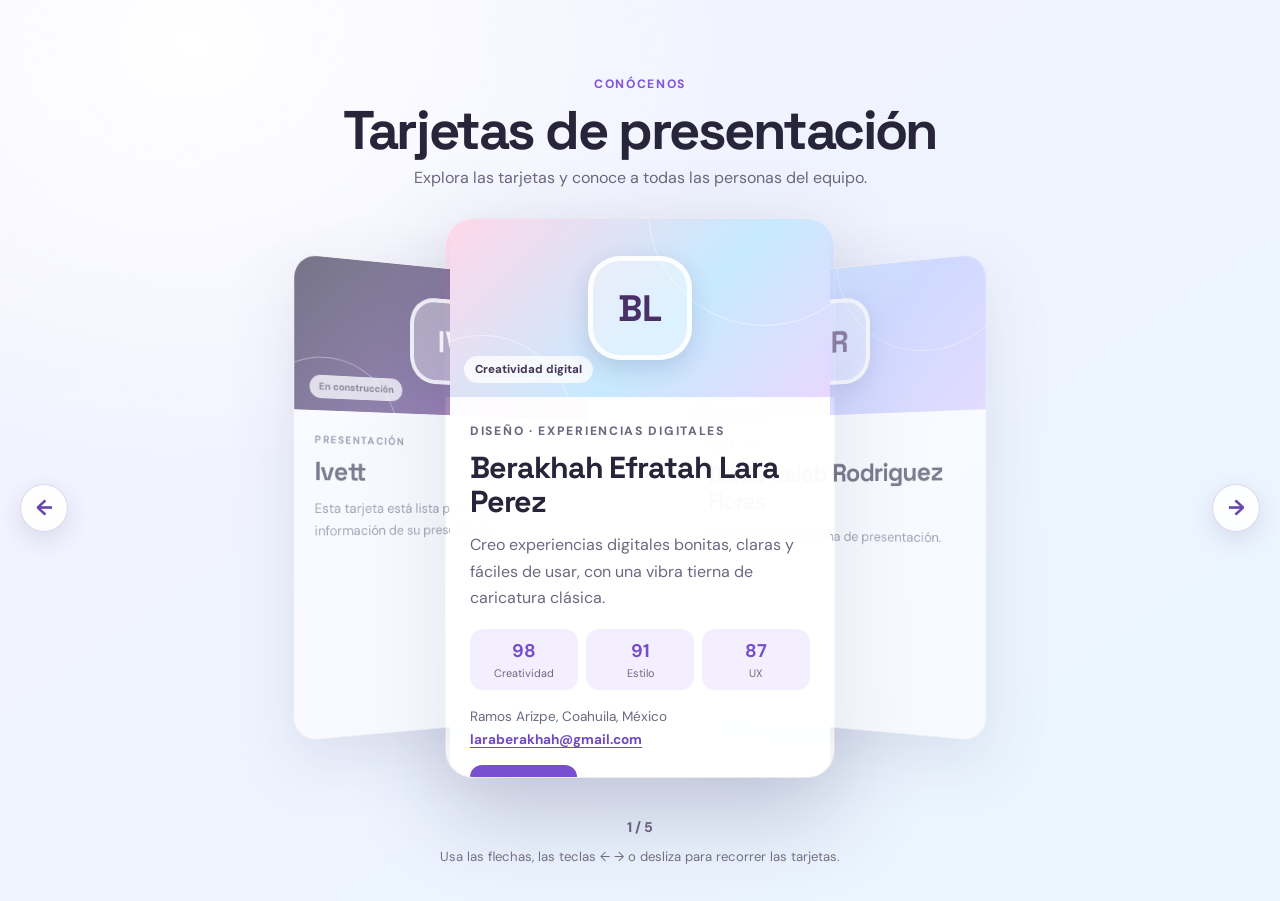
<file: index.html>
<!doctype html>
<html lang="es">
<head>
  <meta charset="utf-8">
  <meta name="viewport" content="width=device-width, initial-scale=1">
  <meta name="description" content="Carrusel de tarjetas de presentación.">
  <title>Presentaciones</title>
  <link rel="stylesheet" href="styles.css">
</head>
<body>
  <main class="gallery">
    <header class="gallery__heading">
      <p class="eyebrow">Conócenos</p>
      <h1>Tarjetas de presentación</h1>
      <p>Explora las tarjetas y conoce a todas las personas del equipo.</p>
    </header>

    <div class="carousel-stage">
      <button class="carousel-button carousel-button--side carousel-button--previous" type="button" data-direction="previous" aria-label="Tarjeta anterior">←</button>
      <section class="carousel" aria-label="Carrusel de tarjetas de presentación">
      <article class="person-card person-card--berakhah" aria-labelledby="berakhah-name">
        <div class="card-art card-art--pastel"><span class="avatar">BL</span><span class="card-tag">Creatividad digital</span></div>
        <div class="card-content">
          <p class="eyebrow">Diseño · Experiencias digitales</p>
          <h2 id="berakhah-name">Berakhah Efratah Lara Perez</h2>
          <p>Creo experiencias digitales bonitas, claras y fáciles de usar, con una vibra tierna de caricatura clásica.</p>
          <div class="stats" aria-label="Habilidades"><span><b>98</b> Creatividad</span><span><b>91</b> Estilo</span><span><b>87</b> UX</span></div>
          <p class="contact">Ramos Arizpe, Coahuila, México<br><a href="mailto:laraberakhah@gmail.com">laraberakhah@gmail.com</a></p>
          <a class="card-link" href="mailto:laraberakhah@gmail.com">Contactar</a>
        </div>
      </article>

      <article class="person-card person-card--dante" aria-labelledby="dante-name">
        <div class="card-art card-art--blue"><span class="initials">DR</span><span class="card-tag">Presentación</span></div>
        <div class="card-content">
          <p class="eyebrow">Hola, soy</p>
          <h2 id="dante-name">Dante Kaleb Rodriguez Flores</h2>
          <p>Bienvenido a esta página de presentación.</p>
        </div>
      </article>

      <article class="person-card person-card--asiel" aria-labelledby="asiel-name">
        <div class="card-art card-art--lavender"><span class="initials">JG</span><span class="card-tag">Vocación</span></div>
        <div class="card-content">
          <p class="eyebrow">Carta de presentación</p>
          <h2 id="asiel-name">Joseph Asiel García Guerrero</h2>
          <p>Vocación: <strong>Programación</strong></p>
        </div>
      </article>

      <article class="person-card person-card--alexis" aria-labelledby="alexis-name">
        <div class="card-art card-art--music"><span class="record" aria-hidden="true">EL<br>MAI</span><span class="card-tag">Música y buenos momentos</span></div>
        <div class="card-content">
          <p class="eyebrow">Conoce a</p>
          <h2 id="alexis-name">Alexis López</h2>
          <p class="nickname">“El mai”, o como me guste nombrarme.</p>
          <p>Tengo muchos pasatiempos y cada día aprendo un poquito más del mundo. Eso me ha ayudado a madurar.</p>
          <h3>Lo que me hace feliz</h3>
          <ul class="likes"><li>Cocinar y probar todo lo que sale</li><li>Comer sin culpa</li><li>Escuchar música a todo volumen</li><li>Dormir, un deporte de alto rendimiento</li></ul>
          <p class="contact">Estas son algunas de mis rolas favoritas:</p>
          <ul class="songs"><li><a href="https://www.youtube.com/watch?v=tZ0imk1r4V4" target="_blank" rel="noopener noreferrer">La Despedida — Grupo Pegasso</a></li><li><a href="https://www.youtube.com/watch?v=VJ8-DhBGFqM" target="_blank" rel="noopener noreferrer">Besitos de ti — Grupo Toppaz</a></li><li><a href="https://www.youtube.com/watch?v=o62xvSMH7fU" target="_blank" rel="noopener noreferrer">Mi Pequeño Amor — Liberación</a></li><li><a href="https://www.youtube.com/watch?v=Jp7-kctJyow" target="_blank" rel="noopener noreferrer">Enamorado de Ti — Los Temerarios</a></li><li><a href="https://www.youtube.com/watch?v=o5VJBLIb2MU" target="_blank" rel="noopener noreferrer">El Último Beso — Sonido Mazter</a></li><li><a href="https://www.youtube.com/watch?v=CPP5dmwoTu4" target="_blank" rel="noopener noreferrer">Piensa En Mí — Grupo Mojado</a></li></ul>
          <p class="signature">Hecho por Alexis López</p>
        </div>
      </article>

      <article class="person-card person-card--ivett" aria-labelledby="ivett-name">
        <div class="card-art card-art--night"><span class="initials">IV</span><span class="card-tag">En construcción</span></div>
        <div class="card-content">
          <p class="eyebrow">Presentación</p>
          <h2 id="ivett-name">Ivett</h2>
          <p>Esta tarjeta está lista para agregar la información de su presentación.</p>
        </div>
      </article>
      </section>
      <button class="carousel-button carousel-button--side carousel-button--next" type="button" data-direction="next" aria-label="Tarjeta siguiente">→</button>
    </div>
    <nav class="carousel-controls" aria-label="Controles del carrusel">
      <span class="carousel-status" aria-live="polite">1 / 5</span>
    </nav>
    <p class="hint">Usa las flechas, las teclas ← → o desliza para recorrer las tarjetas.</p>
  </main>
  <script>
    const carousel = document.querySelector('.carousel');
    const cards = [...document.querySelectorAll('.person-card')];
    const status = document.querySelector('.carousel-status');
    let activeIndex = 0;

    function showCard(index) {
      activeIndex = (index + cards.length) % cards.length;
      status.textContent = `${activeIndex + 1} / ${cards.length}`;
      updateCardStyles();
    }

    function updateCardStyles() {
      cards.forEach((card, index) => {
        card.classList.toggle('is-active', index === activeIndex);
        card.classList.toggle('is-next', index === (activeIndex + 1) % cards.length);
        card.classList.toggle('is-previous', index === (activeIndex - 1 + cards.length) % cards.length);
      });
    }

    document.querySelectorAll('.carousel-button').forEach((button) => {
      button.addEventListener('click', () => showCard(activeIndex + (button.dataset.direction === 'next' ? 1 : -1)));
    });

    document.addEventListener('keydown', (event) => {
      if (event.target instanceof HTMLElement && /^(INPUT|TEXTAREA|SELECT|BUTTON)$/.test(event.target.tagName)) return;
      if (event.key === 'ArrowRight') showCard(activeIndex + 1);
      if (event.key === 'ArrowLeft') showCard(activeIndex - 1);
    });

    updateCardStyles();
  </script>
</body>
</html>
</file>
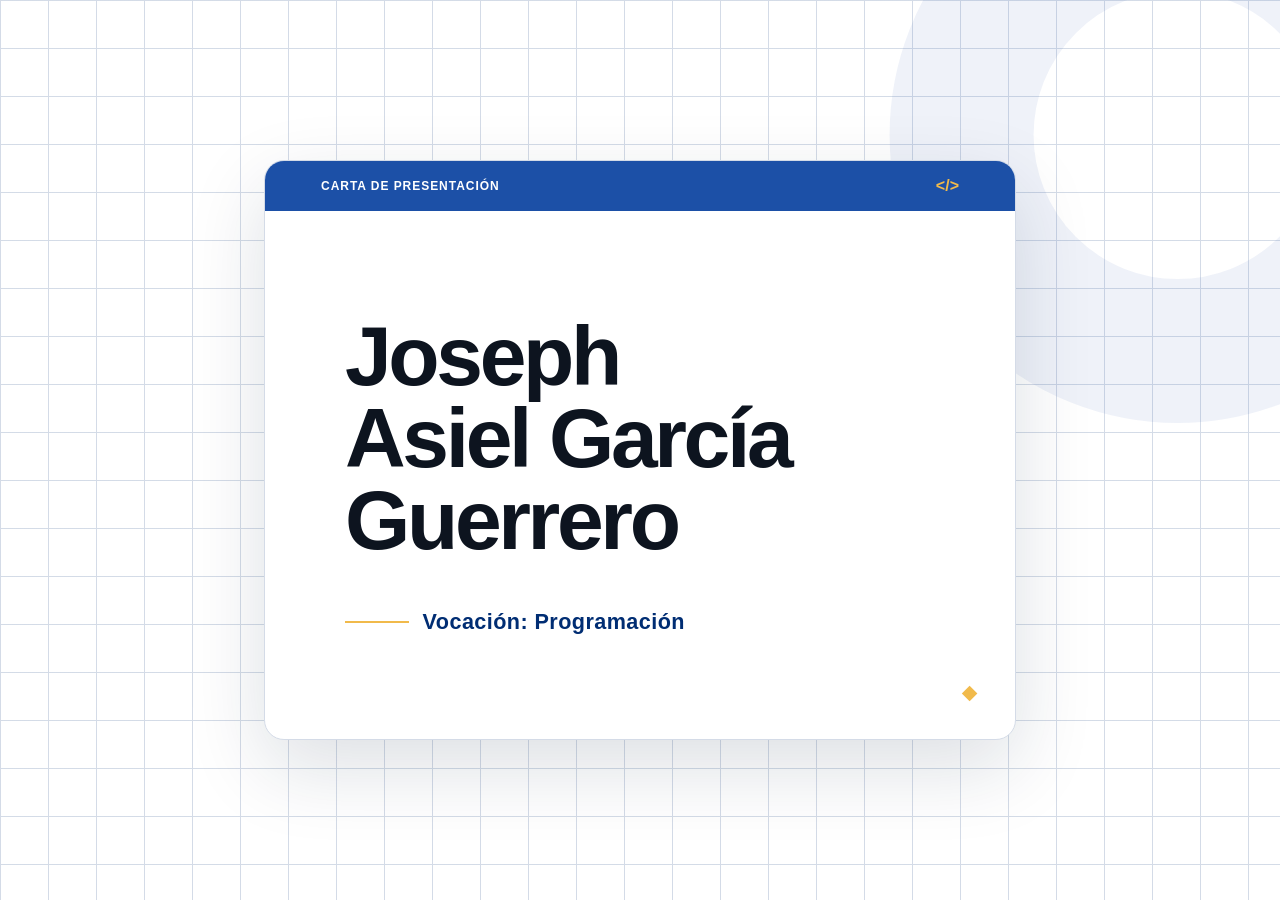
<file: asiel/index.html>
<!doctype html>
<html lang="es">
  <head>
    <meta charset="UTF-8" />
    <meta name="viewport" content="width=device-width, initial-scale=1.0" />
    <meta
      name="description"
      content="Carta de presentación de Joseph Asiel García Guerrero, estudiante de programación."
    />
    <title>Joseph Asiel García Guerrero | Programación</title>
    <link rel="stylesheet" href="styles.css" />
  </head>
  <body>
    <main>
      <article aria-labelledby="nombre">
        <header>
          <p>Carta de presentación</p>
        </header>

        <section aria-labelledby="nombre">
          <h1 id="nombre">Joseph Asiel García Guerrero</h1>
          <p>Vocación: Programación</p>
        </section>
      </article>
    </main>
  </body>
</html>
</file>
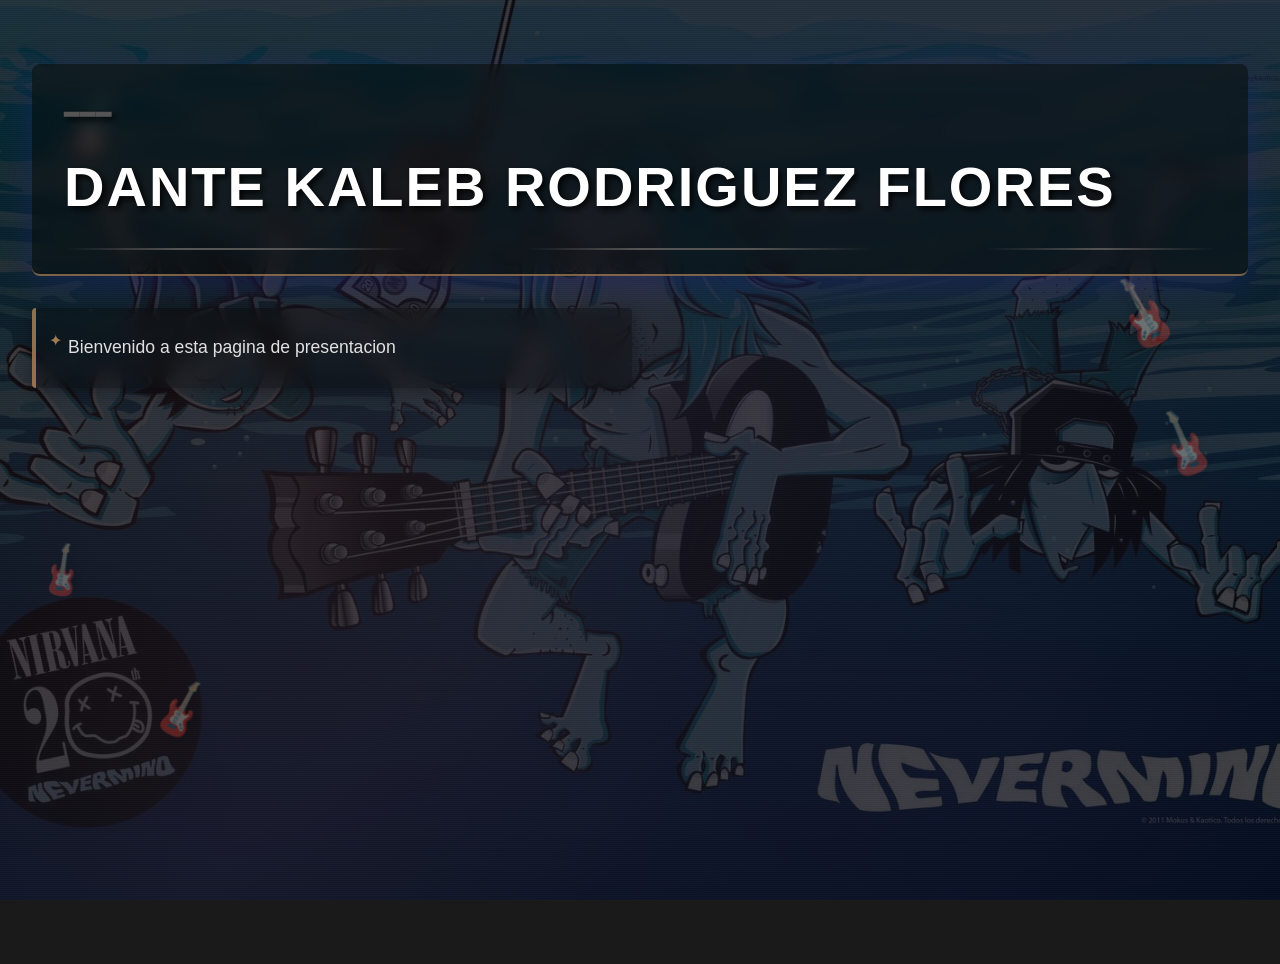
<file: DANTE/index.html>
<!DOCTYPE html>
<html lang="en">
<head>
    <meta charset="UTF-8">
    <meta name="viewport" content="width=device-width, initial-scale=1.0">
    <title>Presentacion de Dante</title>
    <link rel="stylesheet" href="style.css">
</head>
<body>
    <div class="guitar guitar-1">🎸</div>
    <div class="guitar guitar-2">🎸</div>
    <div class="guitar guitar-3">🎸</div>
    <div class="guitar guitar-4">🎸</div>
    <div class="guitar guitar-5">🎸</div>

    <h1>Dante Kaleb Rodriguez Flores</h1>
    <p>Bienvenido a esta pagina de presentacion</p>
</body>
</html>
</file>
<file: styles.css>
@import url('https://fonts.googleapis.com/css2?family=DM+Sans:wght@400;500;600;700;800&family=Space+Grotesk:wght@500;600;700&display=swap');

:root {
  color-scheme: light;
  font-family: 'DM Sans', system-ui, sans-serif;
  color: #28243a;
  background: #f5f2ff;
  font-synthesis: none;
  text-rendering: optimizeLegibility;
  -webkit-font-smoothing: antialiased;
  --ink: #28243a;
  --muted: #6d6881;
  --accent: #8256dc;
}

* { box-sizing: border-box; }
body { min-width: 320px; min-height: 100vh; margin: 0; background: radial-gradient(ellipse at 15% 5%, #fff 0, transparent 35%), linear-gradient(145deg, #f5f2ff, #e9f6ff); }
a { color: inherit; }
.gallery { width: min(1320px, 100%); min-height: 100vh; margin: 0 auto; padding: clamp(30px, 6vw, 76px) 0 36px; display: flex; flex-direction: column; justify-content: center; }
.gallery__heading { padding: 0 28px 10px; text-align: center; }
.gallery__heading h1 { margin: 4px 0 8px; font: 700 clamp(2rem, 5vw, 3.4rem)/1.05 'Space Grotesk', sans-serif; letter-spacing: -.045em; }
.gallery__heading > p:last-child { margin: 0; color: var(--muted); }
.eyebrow { margin: 0 0 10px; color: var(--accent); font-size: .76rem; font-weight: 800; letter-spacing: .14em; text-transform: uppercase; }

.carousel { position: relative; width: min(100%, 980px); height: 620px; margin: 0 auto; padding: 24px; perspective: 1400px; transform-style: preserve-3d; }
.carousel:focus-visible { outline: 3px solid var(--accent); outline-offset: 5px; }
.carousel-stage { position: relative; width: 100%; }
.person-card { position: absolute; inset: 20px 50% auto auto; width: min(390px, calc(100vw - 76px)); height: 560px; min-height: 560px; max-height: 560px; overflow: hidden; display: flex; flex-direction: column; border: 1px solid rgba(67, 55, 99, .1); border-radius: 28px; background: rgba(255,255,255,.97); box-shadow: 0 24px 70px rgba(51, 42, 87, .18); opacity: 0; pointer-events: none; transform: translateX(50%) rotateY(45deg) scale(.72); transition: transform .65s cubic-bezier(.2,.75,.25,1), opacity .45s ease, box-shadow .45s ease; }
.person-card.is-active { z-index: 2; opacity: 1; pointer-events: auto; transform: translateX(50%) rotateY(0) scale(1); box-shadow: 0 34px 90px rgba(51, 42, 87, .25); }
.person-card.is-next { z-index: 1; opacity: .58; transform: translateX(calc(50% + 190px)) rotateY(-32deg) scale(.82); }
.person-card.is-previous { z-index: 1; opacity: .58; transform: translateX(calc(50% - 190px)) rotateY(32deg) scale(.82); }
.card-art { min-height: 178px; position: relative; display: grid; place-items: center; overflow: hidden; }
.card-art::before, .card-art::after { content: ''; position: absolute; border: 1px solid rgba(255,255,255,.48); border-radius: 50%; }
.card-art::before { width: 230px; height: 230px; right: -46px; top: -125px; }
.card-art::after { width: 180px; height: 180px; left: -55px; bottom: -120px; }
.card-art--pastel { background: linear-gradient(135deg, #ffd7e9, #c7eaff 58%, #e8d7ff); }
.card-art--blue { background: linear-gradient(135deg, #bce9ff, #b7c6ff 58%, #d9c9ff); }
.card-art--lavender { background: linear-gradient(135deg, #ead6ff, #d4dfff 56%, #c7f4ee); }
.card-art--music { background: linear-gradient(135deg, #28134c, #682b79 58%, #eb8c48); }
.card-art--night { background: linear-gradient(135deg, #15122e, #53337e 60%, #dc568e); }
.avatar, .initials { z-index: 1; display: grid; place-items: center; width: 104px; height: 104px; border: 5px solid rgba(255,255,255,.88); border-radius: 32px; background: rgba(255,255,255,.38); color: #493167; font: 700 2.3rem 'Space Grotesk', sans-serif; box-shadow: 0 8px 25px rgba(52,32,84,.16); }
.card-art--music .initials, .card-art--night .initials { color: white; }
.card-tag { position: absolute; left: 18px; bottom: 14px; padding: 6px 11px; border-radius: 999px; background: rgba(255,255,255,.78); color: #443755; font-size: .72rem; font-weight: 800; }
.card-content { display: flex; flex: 1; min-height: 0; flex-direction: column; align-items: flex-start; padding: 24px; overflow-y: auto; scrollbar-width: thin; }
.card-content h2 { margin: 0 0 13px; color: var(--ink); font: 700 clamp(1.45rem, 3vw, 1.9rem)/1.12 'Space Grotesk', sans-serif; letter-spacing: -.035em; }
.card-content p { color: var(--muted); line-height: 1.65; }
.card-content > p:not(.eyebrow) { margin: 0 0 14px; }
.stats { width: 100%; display: grid; grid-template-columns: repeat(3, 1fr); gap: 8px; margin: 4px 0 16px; }
.stats span { display: grid; gap: 3px; padding: 10px 5px; border-radius: 13px; background: #f4efff; color: var(--muted); text-align: center; font-size: .68rem; }
.stats b { color: #754dce; font-size: 1.15rem; }
.contact { margin-top: auto !important; font-size: .85rem; overflow-wrap: anywhere; }
.contact a, .songs a { color: #7148c1; font-weight: 700; text-decoration-thickness: 1px; text-underline-offset: 3px; }
.card-link { display: inline-flex; align-items: center; min-height: 42px; padding: 0 18px; border-radius: 12px; background: #7850cf; color: white; font-size: .88rem; font-weight: 800; text-decoration: none; }
.card-link:hover { background: #5f39b4; }
.nickname { color: #6946a9 !important; font-weight: 700; }
.card-content h3 { margin: 12px 0 8px; font: 700 1.05rem 'Space Grotesk', sans-serif; }
.likes, .songs { display: grid; gap: 7px; margin: 0 0 14px; padding-left: 19px; color: var(--muted); font-size: .87rem; }
.signature { margin-top: auto !important; color: #7148c1 !important; font-weight: 700; }
.carousel-controls { display: flex; align-items: center; justify-content: center; gap: 18px; }
.carousel-button { width: 48px; height: 48px; border: 1px solid rgba(105, 80, 164, .22); border-radius: 50%; background: rgba(255,255,255,.88); color: #6545ab; font: 700 1.35rem 'DM Sans', sans-serif; box-shadow: 0 8px 24px rgba(51,42,87,.12); cursor: pointer; transition: transform .2s ease, background .2s ease; }
.carousel-button:hover { transform: translateY(-2px); background: #fff; }
.carousel-button:focus-visible { outline: 3px solid var(--accent); outline-offset: 3px; }
.carousel-button--side { position: absolute; z-index: 3; top: 50%; transform: translateY(-50%); }
.carousel-button--side:hover { transform: translateY(calc(-50% - 2px)); }
.carousel-button--previous { left: 20px; }
.carousel-button--next { right: 20px; }
.carousel-status { min-width: 50px; color: var(--muted); font-size: .88rem; font-weight: 800; text-align: center; font-variant-numeric: tabular-nums; }
.hint { margin: 12px 0 0; padding: 0 28px; color: #77718a; font-size: .82rem; text-align: center; }

@media (max-width: 700px) { .carousel { height: 590px; } .person-card { height: 530px; min-height: 530px; max-height: 530px; } .person-card.is-next { transform: translateX(calc(50% + 150px)) rotateY(-32deg) scale(.78); } .person-card.is-previous { transform: translateX(calc(50% - 150px)) rotateY(32deg) scale(.78); } }
@media (max-width: 520px) { .gallery { min-height: 100svh; padding-top: 34px; } .gallery__heading { padding-inline: 20px; } .gallery__heading h1 { font-size: 2rem; } .carousel { height: 570px; padding: 16px 0; } .person-card { width: calc(100vw - 72px); height: 530px; min-height: 530px; max-height: 530px; } .person-card.is-next { transform: translateX(calc(50% + 130px)) rotateY(-24deg) scale(.72); } .person-card.is-previous { transform: translateX(calc(50% - 130px)) rotateY(24deg) scale(.72); } .card-content { padding: 21px; } .carousel-button--previous { left: 7px; } .carousel-button--next { right: 7px; } .carousel-button--side { width: 42px; height: 42px; } }
@media (prefers-reduced-motion: no-preference) { .person-card:hover { box-shadow: 0 28px 78px rgba(51,42,87,.23); } }
@media (prefers-reduced-motion: reduce) { *, *::before, *::after { scroll-behavior: auto !important; animation-duration: .01ms !important; transition-duration: .01ms !important; } }
</file>
<file: asiel/styles.css>
:root {
  --background: oklch(1 0 0);
  --ink: oklch(0.19 0.025 260);
  --muted: oklch(0.46 0.025 260);
  --primary: oklch(0.45 0.15 260);
  --primary-deep: oklch(0.32 0.13 260);
  --accent: oklch(0.82 0.14 82);
  --line: oklch(0.89 0.018 260);
  --shadow: 0 1.75rem 5rem oklch(0.25 0.07 260 / 0.14);
}

*,
*::before,
*::after {
  box-sizing: border-box;
}

html {
  color-scheme: light;
}

body {
  min-height: 100vh;
  min-height: 100svh;
  margin: 0;
  color: var(--ink);
  background-color: var(--background);
  background-image:
    linear-gradient(var(--line) 1px, transparent 1px),
    linear-gradient(90deg, var(--line) 1px, transparent 1px);
  background-size: 3rem 3rem;
  font-family: "Segoe UI", "Helvetica Neue", Arial, sans-serif;
}

main {
  position: relative;
  display: grid;
  min-height: inherit;
  place-items: center;
  overflow: hidden;
  padding: clamp(1.25rem, 5vw, 4rem);
  isolation: isolate;
}

main::before {
  position: absolute;
  z-index: -1;
  width: min(36rem, 80vw);
  aspect-ratio: 1;
  border: clamp(4rem, 12vw, 9rem) solid var(--primary);
  border-radius: 50%;
  content: "";
  opacity: 0.07;
  transform: translate(42vw, -35vh);
}

article {
  position: relative;
  width: min(100%, 47rem);
  overflow: hidden;
  border: 1px solid var(--line);
  border-radius: 1.25rem;
  background: var(--background);
  box-shadow: var(--shadow);
  animation: arrive 700ms cubic-bezier(0.22, 1, 0.36, 1) both;
}

article::after {
  position: absolute;
  display: block;
  right: clamp(1.25rem, 4vw, 2.5rem);
  bottom: clamp(1.25rem, 4vw, 2.5rem);
  width: 0.7rem;
  aspect-ratio: 1;
  background: var(--accent);
  content: "";
  transform: rotate(45deg);
}

header {
  display: flex;
  align-items: center;
  justify-content: space-between;
  padding: 1rem clamp(1.5rem, 5vw, 3.5rem);
  color: var(--background);
  background: var(--primary);
}

header::after {
  color: var(--accent);
  content: "</>";
  font-size: 1rem;
  font-weight: 700;
  letter-spacing: 0;
}

header p {
  margin: 0;
  font-size: 0.75rem;
  font-weight: 700;
  letter-spacing: 0.08em;
  text-transform: uppercase;
}

section {
  padding: clamp(3rem, 9vw, 6.5rem) clamp(1.5rem, 7vw, 5rem);
}

h1 {
  max-width: 13ch;
  margin: 0;
  font-size: clamp(2.25rem, 8vw, 5.25rem);
  font-weight: 800;
  letter-spacing: -0.04em;
  line-height: 0.98;
  overflow-wrap: break-word;
  text-wrap: balance;
}

section > p {
  display: flex;
  align-items: center;
  gap: 0.85rem;
  margin: clamp(1.75rem, 5vw, 3rem) 0 0;
  color: var(--primary-deep);
  font-size: clamp(1rem, 2.5vw, 1.35rem);
  font-weight: 600;
  letter-spacing: 0.02em;
}

section > p::before {
  display: block;
  width: clamp(2rem, 7vw, 4rem);
  height: 2px;
  flex: 0 0 auto;
  background: var(--accent);
  content: "";
}

@keyframes arrive {
  from {
    opacity: 0;
    filter: blur(8px);
    transform: translateY(1.5rem);
  }

  to {
    opacity: 1;
    filter: blur(0);
    transform: translateY(0);
  }
}

@media (max-width: 30rem) {
  body {
    background-size: 2rem 2rem;
  }

  header p {
    letter-spacing: 0.04em;
  }

  section {
    min-height: 22rem;
    display: flex;
    flex-direction: column;
    justify-content: center;
  }
}

@media (prefers-reduced-motion: reduce) {
  article {
    animation: none;
  }
}
</file>
<file: DANTE/style.css>
* {
  margin: 0;
  padding: 0;
  box-sizing: border-box;
}

body {
  background-color: #1a1a1a;
  background-image: linear-gradient(135deg, rgba(0, 0, 0, 0.75) 0%, rgba(20, 20, 30, 0.85) 50%, rgba(0, 0, 0, 0.75) 100%), url('fondo.jpg');
  background-attachment: fixed;
  background-size: cover;
  background-position: center;
  color: #c0c0c0;
  font-family: 'Segoe UI', 'Arial', sans-serif;
  font-weight: 500;
  line-height: 1.6;
  overflow-x: hidden;
  min-height: 100vh;
}

h1 {
  font-size: 3.5rem;
  color: #ffffff;
  text-transform: uppercase;
  letter-spacing: 2px;
  margin: 4rem 2rem 1rem 2rem;
  text-shadow: 3px 3px 6px rgba(0, 0, 0, 0.9);
  border-bottom: 2px solid rgba(200, 150, 100, 0.6);
  padding: 2rem 2rem 1.5rem 2rem;
  position: relative;
  background: rgba(0, 0, 0, 0.4);
  backdrop-filter: blur(10px);
  border-radius: 8px;
  box-shadow: 0 8px 32px 0 rgba(31, 38, 135, 0.37);
}

h1::before {
  content: '━━━';
  display: block;
  color: #555;
  font-size: 1.5rem;
  margin-bottom: 0.5rem;
  letter-spacing: 2px;
}

p {
  font-size: 1.1rem;
  margin: 2rem;
  color: #e0e0e0;
  line-height: 1.8;
  max-width: 600px;
  position: relative;
  padding: 1.5rem 2rem;
  background: rgba(0, 0, 0, 0.3);
  backdrop-filter: blur(10px);
  border-left: 4px solid rgba(200, 150, 100, 0.7);
  border-radius: 4px;
  box-shadow: 0 4px 15px rgba(0, 0, 0, 0.3);
  font-weight: 400;
}

p::before {
  content: '✦';
  position: absolute;
  left: 0.8rem;
  top: 1.2rem;
  color: rgba(200, 150, 100, 0.8);
  font-size: 1rem;
}

/* Efectos grunge */
body::before {
  content: '';
  position: fixed;
  top: 0;
  left: 0;
  width: 100%;
  height: 100%;
  background-image:
    radial-gradient(circle at 20% 50%, rgba(100, 50, 50, 0.15) 0%, transparent 50%),
    radial-gradient(circle at 80% 80%, rgba(50, 50, 100, 0.1) 0%, transparent 50%);
  pointer-events: none;
  z-index: -1;
}

/* Líneas decorativas grunge */
body::after {
  content: '';
  position: fixed;
  top: 0;
  left: 0;
  width: 100%;
  height: 100%;
  background-image:
    repeating-linear-gradient(
      0deg,
      rgba(255, 255, 255, 0.02) 0px,
      rgba(255, 255, 255, 0.02) 1px,
      transparent 1px,
      transparent 2px
    );
  pointer-events: none;
  z-index: -1;
}

/* Efecto de papel rasgado */
h1::after {
  content: '';
  display: block;
  width: 100%;
  height: 2px;
  background: linear-gradient(90deg,
    transparent 0%,
    #555 10%,
    #555 20%,
    transparent 30%,
    transparent 40%,
    #555 50%,
    #555 60%,
    transparent 70%,
    transparent 80%,
    #555 90%,
    transparent 100%);
  margin-top: 1rem;
}

/* Guitarras flotantes */
.guitar {
  position: fixed;
  font-size: 4rem;
  opacity: 0.35;
  z-index: -1;
  pointer-events: none;
  filter: drop-shadow(3px 3px 8px rgba(0, 0, 0, 0.6));
  color: rgba(200, 150, 100, 0.9);
}

.guitar-1 {
  top: 10%;
  left: 5%;
  animation: float 6s ease-in-out infinite, rotate 8s linear infinite;
  font-size: 3rem;
  transform: rotate(-25deg);
}

.guitar-2 {
  top: 30%;
  right: 8%;
  animation: float 7s ease-in-out infinite 1s, rotate-reverse 10s linear infinite;
  font-size: 3.5rem;
  transform: rotate(15deg) scaleX(-1);
}

.guitar-3 {
  top: 60%;
  left: 3%;
  animation: float 8s ease-in-out infinite 2s, rotate 12s linear infinite;
  font-size: 2.5rem;
  transform: rotate(-35deg);
}

.guitar-4 {
  top: 45%;
  right: 5%;
  animation: float 5.5s ease-in-out infinite 0.5s, rotate-reverse 9s linear infinite;
  font-size: 3.2rem;
  transform: rotate(20deg) scaleX(-1);
}

.guitar-5 {
  top: 75%;
  left: 12%;
  animation: float 6.5s ease-in-out infinite 1.5s, rotate 11s linear infinite;
  font-size: 2.8rem;
  transform: rotate(-15deg);
}

@keyframes float {
  0%, 100% { transform: translateY(0px); }
  50% { transform: translateY(-30px); }
}

@keyframes rotate {
  0%, 100% { filter: drop-shadow(2px 2px 4px rgba(0, 0, 0, 0.5)) hue-rotate(0deg); }
  50% { filter: drop-shadow(4px 4px 8px rgba(0, 0, 0, 0.7)) hue-rotate(10deg); }
}

@keyframes rotate-reverse {
  0%, 100% { filter: drop-shadow(2px 2px 4px rgba(0, 0, 0, 0.5)) hue-rotate(0deg); }
  50% { filter: drop-shadow(4px 4px 8px rgba(0, 0, 0, 0.7)) hue-rotate(-10deg); }
}

/* Animación sutil */
@keyframes flicker {
  0%, 100% { opacity: 1; }
  50% { opacity: 0.95; }
}

h1 {
  animation: flicker 4s infinite;
}
</file>
